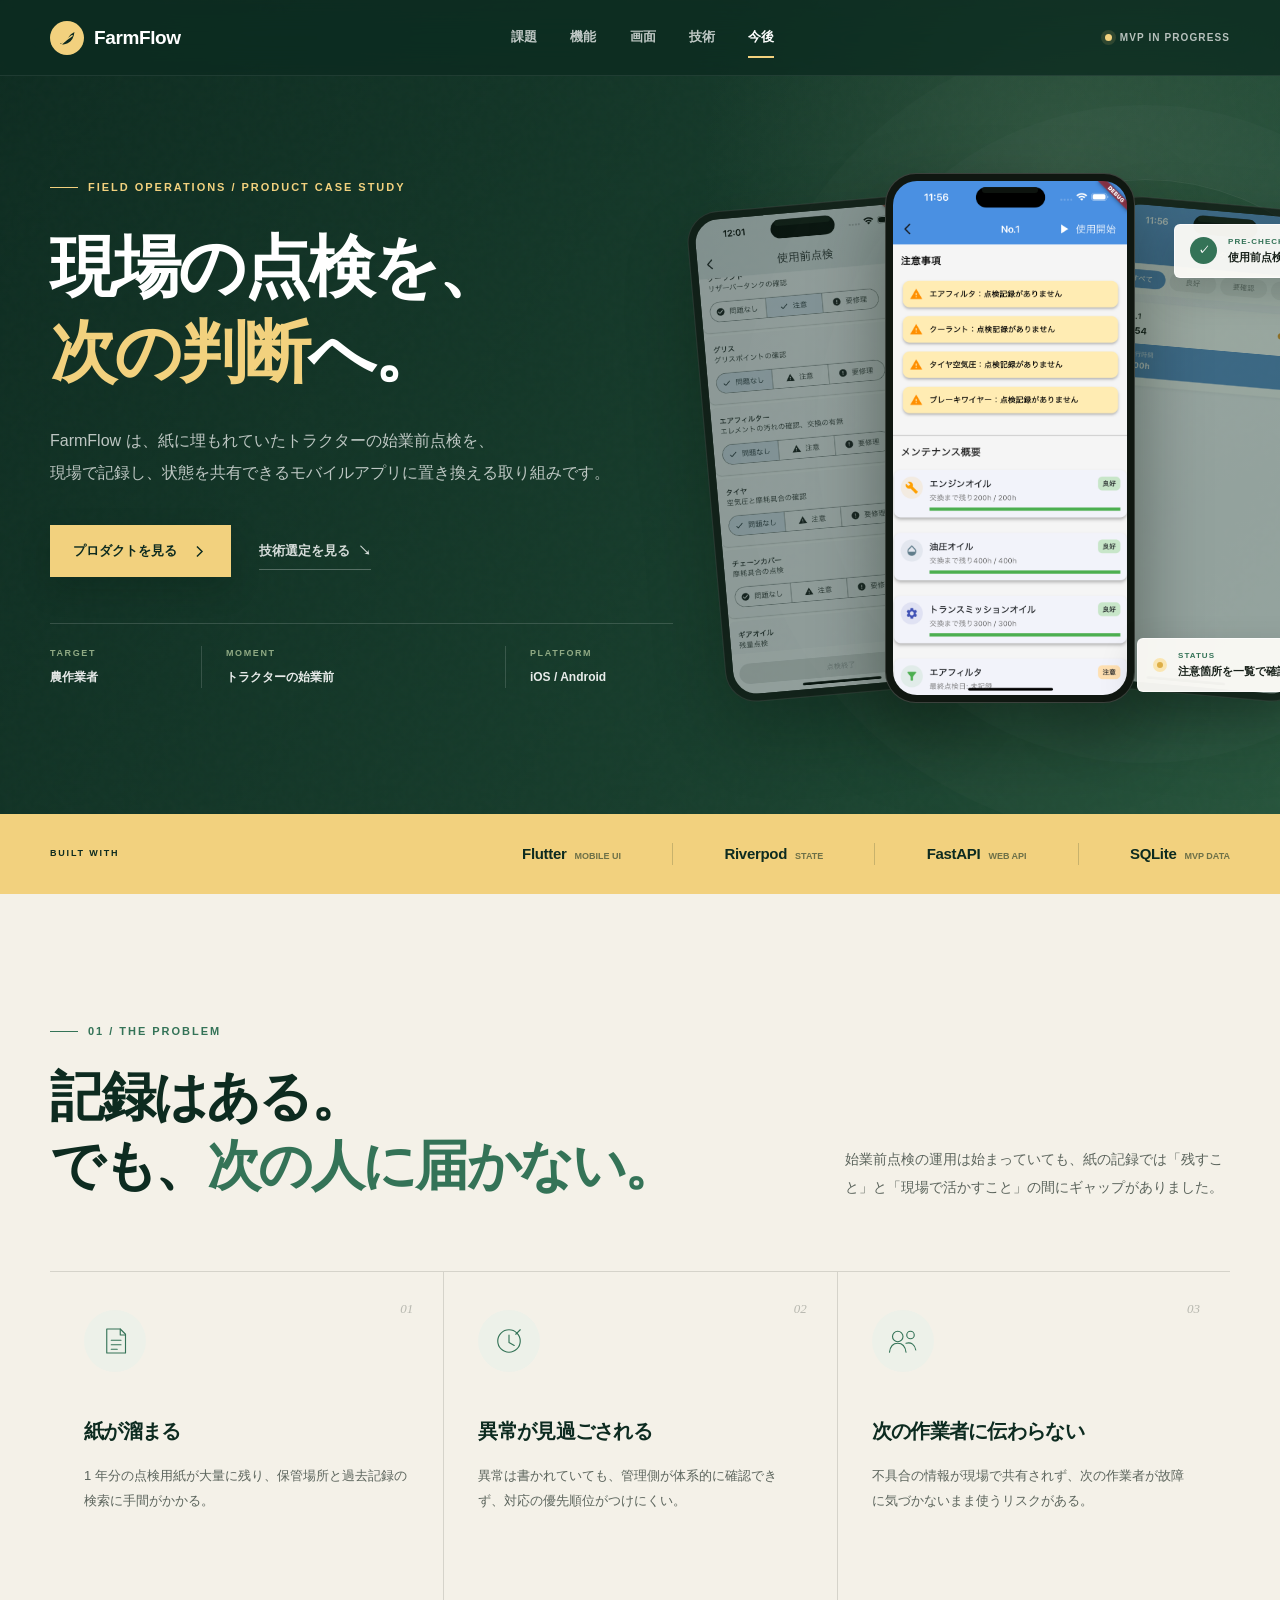
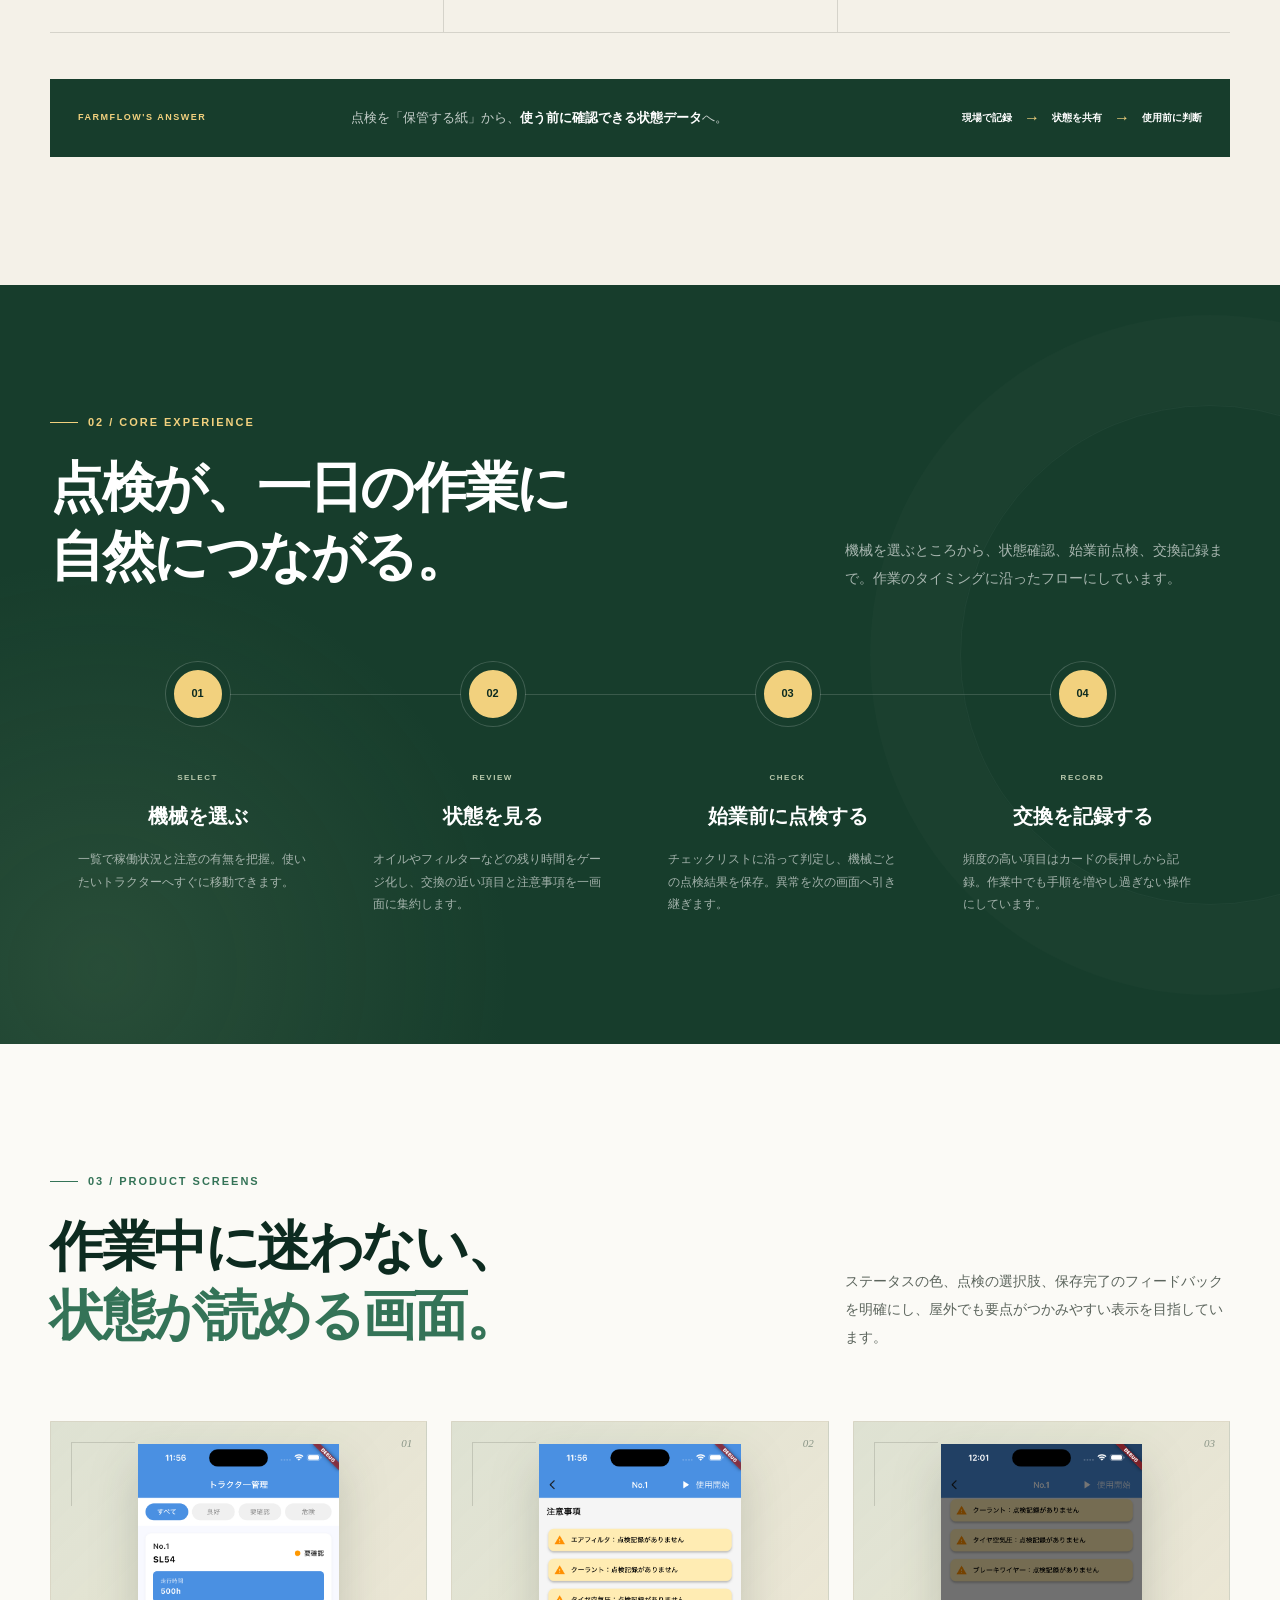
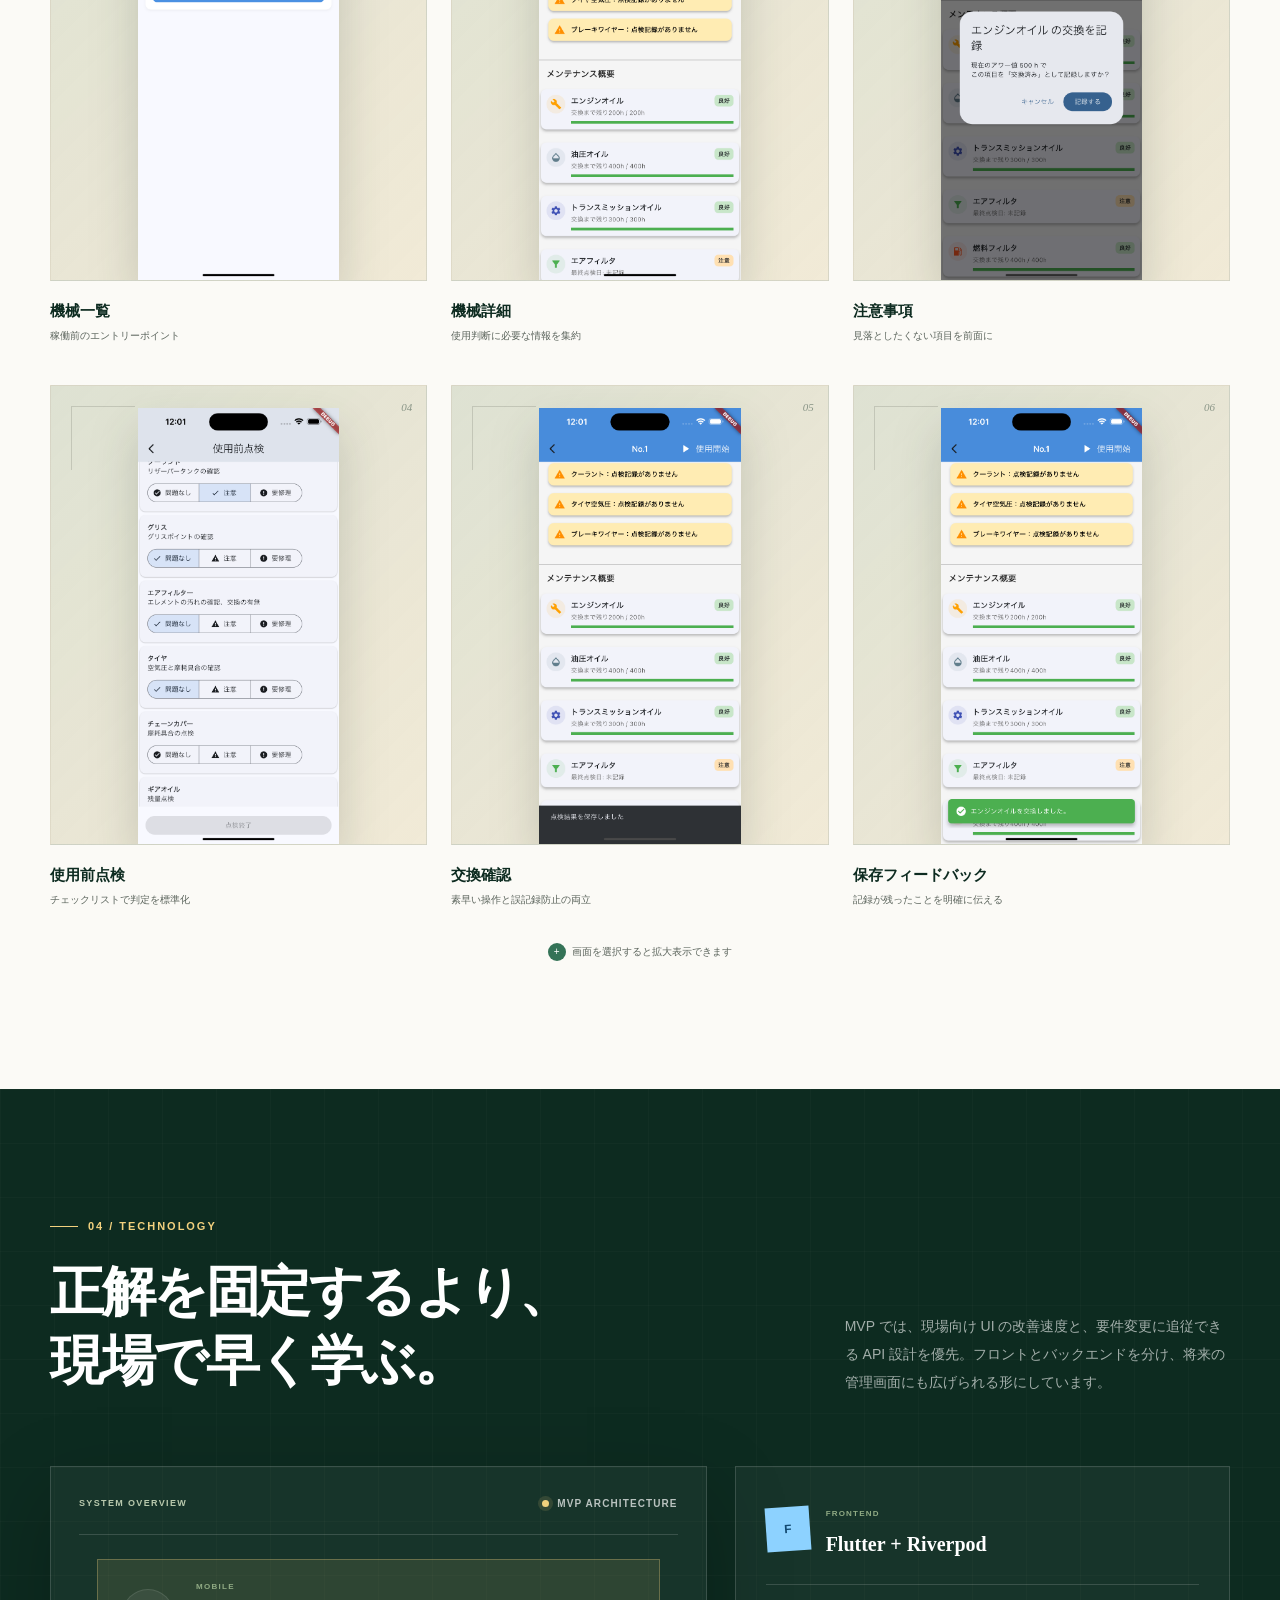
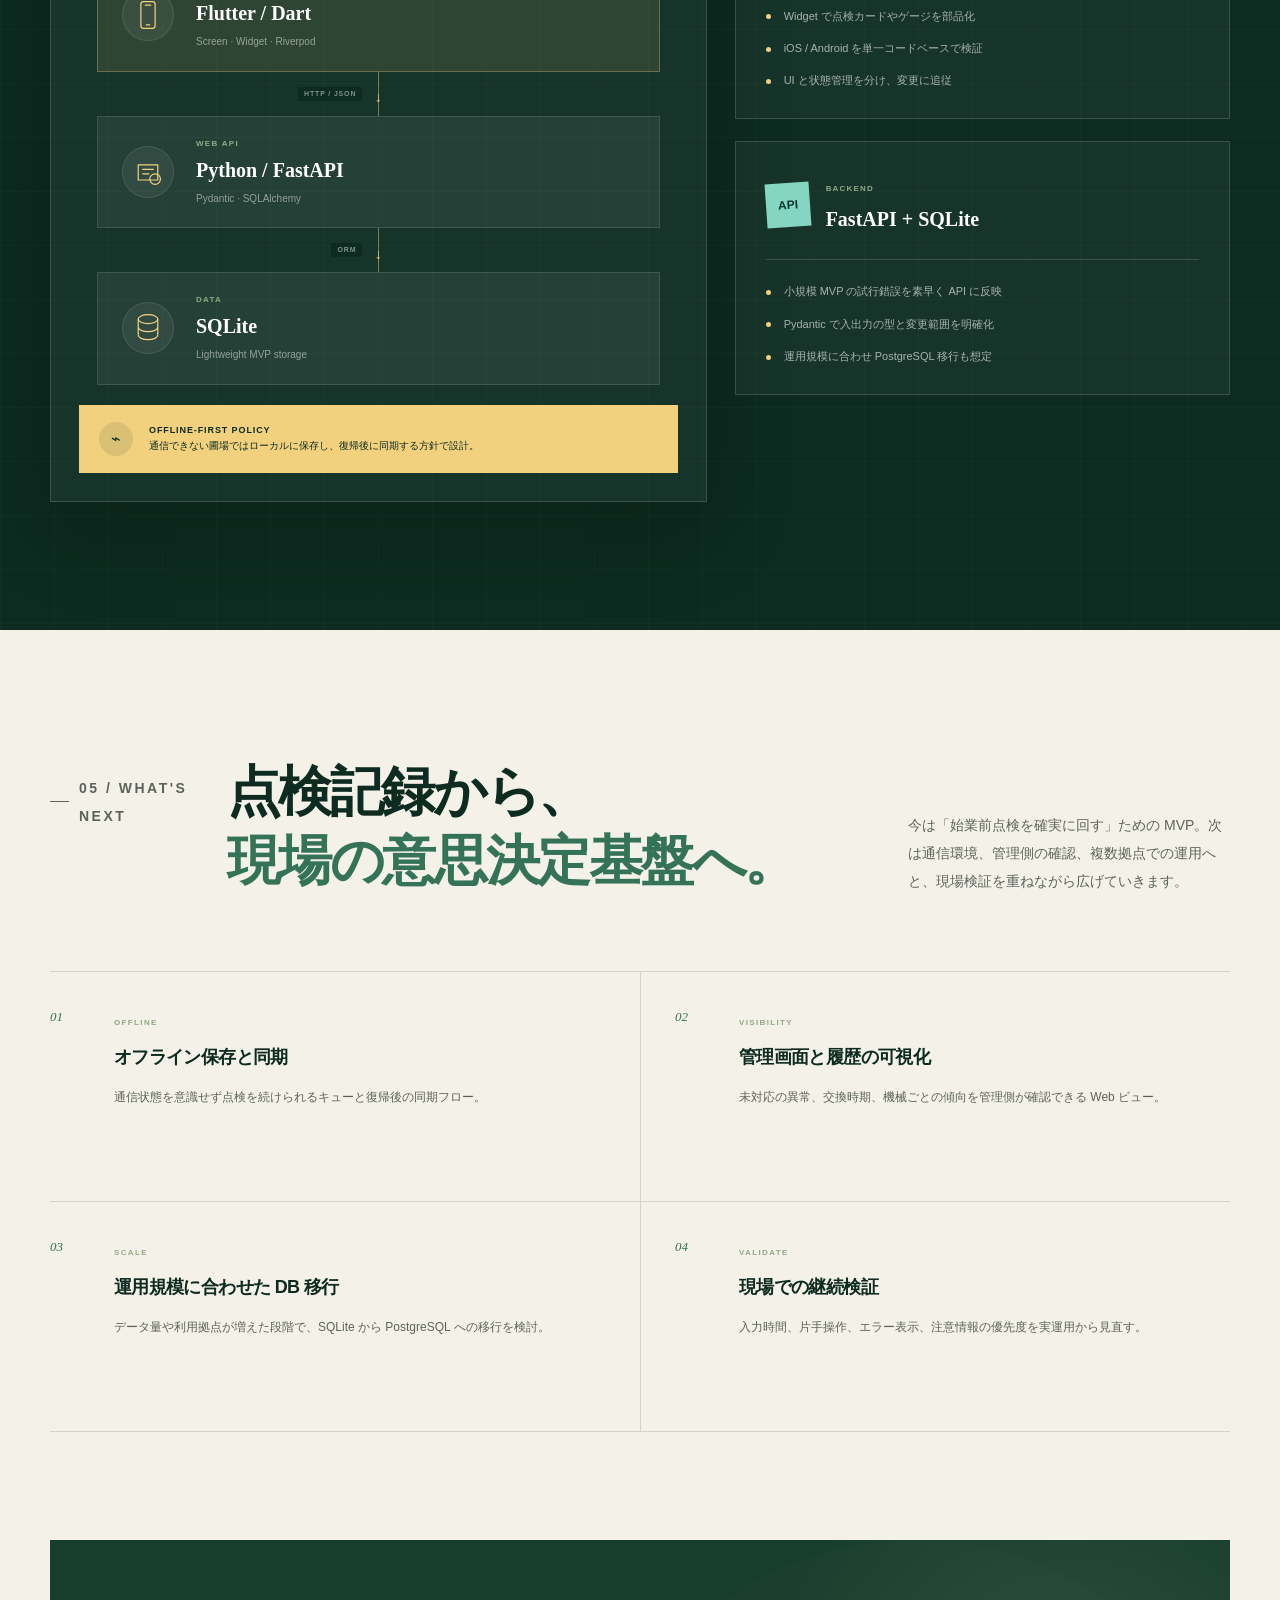
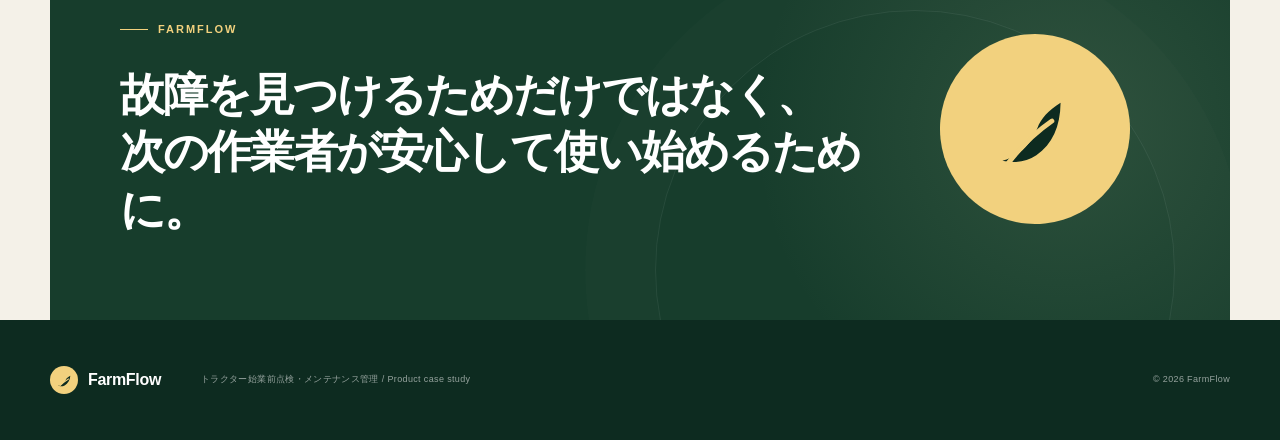
<file: showcase/index.html>
<!doctype html>
<html lang="ja">
  <head>
    <meta charset="UTF-8" />
    <meta name="viewport" content="width=device-width, initial-scale=1" />
    <meta
      name="description"
      content="紙の始業前点検をスマートフォンで記録・共有する、トラクター点検・メンテナンス管理アプリ FarmFlow の紹介ページです。"
    />
    <meta name="robots" content="noindex, nofollow, noarchive" />
    <meta name="theme-color" content="#173d2c" />
    <title>FarmFlow | 現場の点検を、次の判断へ。</title>
    <link rel="icon" href="assets/favicon.svg" type="image/svg+xml" />
    <link rel="stylesheet" href="styles.css?v=20260815.1" />
    <script src="script.js?v=20260815.1" defer></script>
  </head>
  <body>
    <a class="skip-link" href="#main">本文へ移動</a>

    <header class="site-header" data-header>
      <div class="header-inner shell">
        <a class="brand" href="#top" aria-label="FarmFlow ページ先頭へ">
          <span class="brand-mark" aria-hidden="true">
            <svg viewBox="0 0 36 36" role="img">
              <path d="M7 27c5.7-1 10-4.2 12.8-9.6 1.5-3 4.1-5.3 8.2-7.4-.8 7.9-4 13.4-9.8 16.4C14.6 28.3 10.9 28.5 7 27Z" />
              <path d="M9 28c4.9-5.3 9.4-8.9 15.8-12.7" />
            </svg>
          </span>
          <span>FarmFlow</span>
        </a>

        <nav class="site-nav" aria-label="ページ内ナビゲーション">
          <a href="#problem">課題</a>
          <a href="#features">機能</a>
          <a href="#screens">画面</a>
          <a href="#technology">技術</a>
          <a href="#roadmap">今後</a>
        </nav>

        <span class="header-status"><i></i>MVP in progress</span>
      </div>
    </header>

    <main id="main">
      <section class="hero" id="top">
        <div class="hero-grain" aria-hidden="true"></div>
        <div class="hero-inner shell">
          <div class="hero-copy reveal">
            <p class="eyebrow light">FIELD OPERATIONS / PRODUCT CASE STUDY</p>
            <h1>現場の点検を、<br /><em>次の判断</em>へ。</h1>
            <p class="hero-lead">
              FarmFlow は、紙に埋もれていたトラクターの始業前点検を、<br class="desktop-only" />
              現場で記録し、状態を共有できるモバイルアプリに置き換える取り組みです。
            </p>

            <div class="hero-actions">
              <a class="button button-primary" href="#features">
                プロダクトを見る
                <svg viewBox="0 0 20 20" aria-hidden="true"><path d="m7 4 6 6-6 6" /></svg>
              </a>
              <a class="text-link" href="#technology">技術選定を見る <span aria-hidden="true">↘</span></a>
            </div>

            <dl class="hero-facts" aria-label="プロジェクト概要">
              <div>
                <dt>TARGET</dt>
                <dd>農作業者</dd>
              </div>
              <div>
                <dt>MOMENT</dt>
                <dd>トラクターの始業前</dd>
              </div>
              <div>
                <dt>PLATFORM</dt>
                <dd>iOS / Android</dd>
              </div>
            </dl>
          </div>

          <div class="hero-visual reveal" data-delay="120" aria-label="FarmFlow のアプリ画面">
            <div class="field-note field-note-top">
              <span class="field-note-icon">✓</span>
              <span><small>PRE-CHECK</small>使用前点検を保存</span>
            </div>
            <div class="phone phone-back phone-left" aria-hidden="true">
              <span class="phone-speaker"></span>
              <img src="assets/screenshots/precheck.png" alt="" />
            </div>
            <div class="phone phone-main">
              <span class="phone-speaker"></span>
              <img
                src="assets/screenshots/detailscreen.png"
                alt="メンテナンス状況と注意事項を示す FarmFlow の機械詳細画面"
              />
            </div>
            <div class="phone phone-back phone-right" aria-hidden="true">
              <span class="phone-speaker"></span>
              <img src="assets/screenshots/home.png" alt="" />
            </div>
            <div class="field-note field-note-bottom">
              <span class="status-dot warning"></span>
              <span><small>STATUS</small>注意箇所を一覧で確認</span>
            </div>
          </div>
        </div>

        <div class="stack-strip" aria-label="主な技術スタック">
          <div class="shell stack-inner">
            <span class="stack-label">BUILT WITH</span>
            <span class="stack-item"><b>Flutter</b><small>Mobile UI</small></span>
            <span class="stack-divider"></span>
            <span class="stack-item"><b>Riverpod</b><small>State</small></span>
            <span class="stack-divider"></span>
            <span class="stack-item"><b>FastAPI</b><small>Web API</small></span>
            <span class="stack-divider"></span>
            <span class="stack-item"><b>SQLite</b><small>MVP data</small></span>
          </div>
        </div>
      </section>

      <section class="section section-paper" id="problem">
        <div class="shell">
          <div class="section-heading reveal">
            <div>
              <p class="eyebrow">01 / THE PROBLEM</p>
              <h2>記録はある。<br />でも、<em>次の人に届かない。</em></h2>
            </div>
            <p>
              始業前点検の運用は始まっていても、紙の記録では「残すこと」と「現場で活かすこと」の間にギャップがありました。
            </p>
          </div>

          <div class="problem-grid">
            <article class="problem-card reveal">
              <span class="card-number">01</span>
              <div class="line-icon" aria-hidden="true">
                <svg viewBox="0 0 48 48"><path d="M13 8h18l7 7v25H13z" /><path d="M31 8v8h7M19 23h13M19 29h13M19 35h8" /></svg>
              </div>
              <h3>紙が溜まる</h3>
              <p>1 年分の点検用紙が大量に残り、保管場所と過去記録の検索に手間がかかる。</p>
            </article>
            <article class="problem-card reveal" data-delay="80">
              <span class="card-number">02</span>
              <div class="line-icon" aria-hidden="true">
                <svg viewBox="0 0 48 48"><circle cx="24" cy="24" r="15" /><path d="M24 16v10l7 4M39 9l-6 6" /></svg>
              </div>
              <h3>異常が見過ごされる</h3>
              <p>異常は書かれていても、管理側が体系的に確認できず、対応の優先順位がつけにくい。</p>
            </article>
            <article class="problem-card reveal" data-delay="160">
              <span class="card-number">03</span>
              <div class="line-icon" aria-hidden="true">
                <svg viewBox="0 0 48 48"><circle cx="17" cy="18" r="7" /><circle cx="34" cy="16" r="5" /><path d="M6 39c1-8 5-12 11-12s10 4 11 12M28 27c7-2 12 2 13 9" /></svg>
              </div>
              <h3>次の作業者に伝わらない</h3>
              <p>不具合の情報が現場で共有されず、次の作業者が故障に気づかないまま使うリスクがある。</p>
            </article>
          </div>

          <div class="problem-answer reveal">
            <span class="answer-kicker">FarmFlow's answer</span>
            <p>点検を「保管する紙」から、<strong>使う前に確認できる状態データ</strong>へ。</p>
            <div class="answer-flow" aria-label="FarmFlow がつなぐフロー">
              <span>現場で記録</span><i>→</i><span>状態を共有</span><i>→</i><span>使用前に判断</span>
            </div>
          </div>
        </div>
      </section>

      <section class="section section-green" id="features">
        <div class="shell">
          <div class="section-heading heading-on-dark reveal">
            <div>
              <p class="eyebrow light">02 / CORE EXPERIENCE</p>
              <h2>点検が、一日の作業に<br /><em>自然につながる。</em></h2>
            </div>
            <p>
              機械を選ぶところから、状態確認、始業前点検、交換記録まで。作業のタイミングに沿ったフローにしています。
            </p>
          </div>

          <ol class="feature-journey">
            <li class="feature-step reveal">
              <span class="step-number">01</span>
              <div class="step-copy">
                <span class="step-tag">SELECT</span>
                <h3>機械を選ぶ</h3>
                <p>一覧で稼働状況と注意の有無を把握。使いたいトラクターへすぐに移動できます。</p>
              </div>
            </li>
            <li class="feature-step reveal" data-delay="60">
              <span class="step-number">02</span>
              <div class="step-copy">
                <span class="step-tag">REVIEW</span>
                <h3>状態を見る</h3>
                <p>オイルやフィルターなどの残り時間をゲージ化し、交換の近い項目と注意事項を一画面に集約します。</p>
              </div>
            </li>
            <li class="feature-step reveal" data-delay="120">
              <span class="step-number">03</span>
              <div class="step-copy">
                <span class="step-tag">CHECK</span>
                <h3>始業前に点検する</h3>
                <p>チェックリストに沿って判定し、機械ごとの点検結果を保存。異常を次の画面へ引き継ぎます。</p>
              </div>
            </li>
            <li class="feature-step reveal" data-delay="180">
              <span class="step-number">04</span>
              <div class="step-copy">
                <span class="step-tag">RECORD</span>
                <h3>交換を記録する</h3>
                <p>頻度の高い項目はカードの長押しから記録。作業中でも手順を増やし過ぎない操作にしています。</p>
              </div>
            </li>
          </ol>
        </div>
      </section>

      <section class="section section-gallery" id="screens">
        <div class="shell">
          <div class="section-heading reveal">
            <div>
              <p class="eyebrow">03 / PRODUCT SCREENS</p>
              <h2>作業中に迷わない、<br /><em>状態が読める画面。</em></h2>
            </div>
            <p>
              ステータスの色、点検の選択肢、保存完了のフィードバックを明確にし、屋外でも要点がつかみやすい表示を目指しています。
            </p>
          </div>

          <div class="gallery-grid">
            <button class="gallery-card gallery-tall reveal" data-lightbox="assets/screenshots/home.png" data-caption="機械一覧 — 各車両の状態を起点にする">
              <span class="gallery-index">01</span>
              <span class="gallery-frame"><img src="assets/screenshots/home.png" alt="トラクターの機械一覧画面" loading="lazy" /></span>
              <span class="gallery-caption"><b>機械一覧</b><small>稼働前のエントリーポイント</small></span>
            </button>
            <button class="gallery-card reveal" data-delay="60" data-lightbox="assets/screenshots/detailscreen.png" data-caption="機械詳細 — 注意事項とメンテナンス状況">
              <span class="gallery-index">02</span>
              <span class="gallery-frame"><img src="assets/screenshots/detailscreen.png" alt="ステータスとメンテナンスゲージが並ぶ機械詳細画面" loading="lazy" /></span>
              <span class="gallery-caption"><b>機械詳細</b><small>使用判断に必要な情報を集約</small></span>
            </button>
            <button class="gallery-card reveal" data-delay="120" data-lightbox="assets/screenshots/warnings.png" data-caption="注意事項 — 点検結果から要確認項目を表示">
              <span class="gallery-index">03</span>
              <span class="gallery-frame"><img src="assets/screenshots/warnings.png" alt="点検不足などの注意事項カード" loading="lazy" /></span>
              <span class="gallery-caption"><b>注意事項</b><small>見落としたくない項目を前面に</small></span>
            </button>
            <button class="gallery-card gallery-tall reveal" data-lightbox="assets/screenshots/precheck.png" data-caption="使用前点検 — チェックリストに沿って状態を記録">
              <span class="gallery-index">04</span>
              <span class="gallery-frame"><img src="assets/screenshots/precheck.png" alt="使用前点検のチェックリスト画面" loading="lazy" /></span>
              <span class="gallery-caption"><b>使用前点検</b><small>チェックリストで判定を標準化</small></span>
            </button>
            <button class="gallery-card reveal" data-delay="60" data-lightbox="assets/screenshots/exchange_confirm.png" data-caption="交換確認 — 長押し操作に確認を挟んで記録">
              <span class="gallery-index">05</span>
              <span class="gallery-frame"><img src="assets/screenshots/exchange_confirm.png" alt="メンテナンス項目の交換確認ダイアログ" loading="lazy" /></span>
              <span class="gallery-caption"><b>交換確認</b><small>素早い操作と誤記録防止の両立</small></span>
            </button>
            <button class="gallery-card reveal" data-delay="120" data-lightbox="assets/screenshots/saved_snackbar.png" data-caption="保存完了 — 記録されたことをその場でフィードバック">
              <span class="gallery-index">06</span>
              <span class="gallery-frame"><img src="assets/screenshots/saved_snackbar.png" alt="点検結果の保存完了を伝えるスナックバー" loading="lazy" /></span>
              <span class="gallery-caption"><b>保存フィードバック</b><small>記録が残ったことを明確に伝える</small></span>
            </button>
          </div>
          <p class="gallery-hint"><span aria-hidden="true">+</span> 画面を選択すると拡大表示できます</p>
        </div>
      </section>

      <section class="section section-tech" id="technology">
        <div class="shell">
          <div class="section-heading heading-on-dark reveal">
            <div>
              <p class="eyebrow light">04 / TECHNOLOGY</p>
              <h2>正解を固定するより、<br /><em>現場で早く学ぶ。</em></h2>
            </div>
            <p>
              MVP では、現場向け UI の改善速度と、要件変更に追従できる API 設計を優先。フロントとバックエンドを分け、将来の管理画面にも広げられる形にしています。
            </p>
          </div>

          <div class="tech-layout">
            <div class="architecture-card reveal" aria-label="FarmFlow の構成図">
              <div class="architecture-head">
                <span>SYSTEM OVERVIEW</span>
                <span class="live-label"><i></i>MVP architecture</span>
              </div>
              <div class="architecture-flow">
                <div class="arch-node arch-mobile">
                  <span class="arch-icon" aria-hidden="true">
                    <svg viewBox="0 0 36 36"><rect x="10" y="3" width="16" height="30" rx="3" /><path d="M15 7h6M16 29h4" /></svg>
                  </span>
                  <div><small>MOBILE</small><b>Flutter / Dart</b><span>Screen · Widget · Riverpod</span></div>
                </div>
                <div class="arch-connector"><span>HTTP / JSON</span><i>↓</i></div>
                <div class="arch-node">
                  <span class="arch-icon" aria-hidden="true">
                    <svg viewBox="0 0 36 36"><path d="M7 10h22v17H7zM12 15h12M12 20h7" /><circle cx="26" cy="26" r="6" /></svg>
                  </span>
                  <div><small>WEB API</small><b>Python / FastAPI</b><span>Pydantic · SQLAlchemy</span></div>
                </div>
                <div class="arch-connector"><span>ORM</span><i>↓</i></div>
                <div class="arch-node">
                  <span class="arch-icon" aria-hidden="true">
                    <svg viewBox="0 0 36 36"><ellipse cx="18" cy="8" rx="11" ry="5" /><path d="M7 8v18c0 3 5 5 11 5s11-2 11-5V8M7 17c0 3 5 5 11 5s11-2 11-5" /></svg>
                  </span>
                  <div><small>DATA</small><b>SQLite</b><span>Lightweight MVP storage</span></div>
                </div>
              </div>
              <div class="offline-note">
                <span aria-hidden="true">⌁</span>
                <p><b>Offline-first policy</b>通信できない圃場ではローカルに保存し、復帰後に同期する方針で設計。</p>
              </div>
            </div>

            <div class="tech-rationale">
              <article class="tech-card reveal" data-delay="80">
                <div class="tech-card-head"><span class="tech-badge flutter">F</span><div><small>FRONTEND</small><h3>Flutter + Riverpod</h3></div></div>
                <ul>
                  <li>Widget で点検カードやゲージを部品化</li>
                  <li>iOS / Android を単一コードベースで検証</li>
                  <li>UI と状態管理を分け、変更に追従</li>
                </ul>
              </article>
              <article class="tech-card reveal" data-delay="160">
                <div class="tech-card-head"><span class="tech-badge fastapi">API</span><div><small>BACKEND</small><h3>FastAPI + SQLite</h3></div></div>
                <ul>
                  <li>小規模 MVP の試行錯誤を素早く API に反映</li>
                  <li>Pydantic で入出力の型と変更範囲を明確化</li>
                  <li>運用規模に合わせ PostgreSQL 移行も想定</li>
                </ul>
              </article>
            </div>
          </div>
        </div>
      </section>

      <section class="section section-roadmap" id="roadmap">
        <div class="shell">
          <div class="roadmap-intro reveal">
            <p class="eyebrow">05 / WHAT'S NEXT</p>
            <h2>点検記録から、<br /><em>現場の意思決定基盤へ。</em></h2>
            <p>
              今は「始業前点検を確実に回す」ための MVP。次は通信環境、管理側の確認、複数拠点での運用へと、現場検証を重ねながら広げていきます。
            </p>
          </div>

          <div class="roadmap-list">
            <article class="roadmap-item reveal">
              <span>01</span><div><small>OFFLINE</small><h3>オフライン保存と同期</h3><p>通信状態を意識せず点検を続けられるキューと復帰後の同期フロー。</p></div>
            </article>
            <article class="roadmap-item reveal" data-delay="60">
              <span>02</span><div><small>VISIBILITY</small><h3>管理画面と履歴の可視化</h3><p>未対応の異常、交換時期、機械ごとの傾向を管理側が確認できる Web ビュー。</p></div>
            </article>
            <article class="roadmap-item reveal" data-delay="120">
              <span>03</span><div><small>SCALE</small><h3>運用規模に合わせた DB 移行</h3><p>データ量や利用拠点が増えた段階で、SQLite から PostgreSQL への移行を検討。</p></div>
            </article>
            <article class="roadmap-item reveal" data-delay="180">
              <span>04</span><div><small>VALIDATE</small><h3>現場での継続検証</h3><p>入力時間、片手操作、エラー表示、注意情報の優先度を実運用から見直す。</p></div>
            </article>
          </div>

          <div class="closing-card reveal">
            <div>
              <p class="eyebrow light">FARMFLOW</p>
              <h2>故障を見つけるためだけではなく、<br />次の作業者が安心して使い始めるために。</h2>
            </div>
            <span class="closing-mark" aria-hidden="true">
              <svg viewBox="0 0 110 110"><path d="M17 84c18-3 31-13 40-30 5-10 13-17 27-24-3 25-13 42-31 52-11 6-23 6-36 2Z" /><path d="M22 88c15-16 29-28 51-40" /></svg>
            </span>
          </div>
        </div>
      </section>
    </main>

    <footer class="site-footer">
      <div class="shell footer-inner">
        <a class="brand brand-footer" href="#top" aria-label="FarmFlow ページ先頭へ">
          <span class="brand-mark" aria-hidden="true">
            <svg viewBox="0 0 36 36"><path d="M7 27c5.7-1 10-4.2 12.8-9.6 1.5-3 4.1-5.3 8.2-7.4-.8 7.9-4 13.4-9.8 16.4C14.6 28.3 10.9 28.5 7 27Z" /><path d="M9 28c4.9-5.3 9.4-8.9 15.8-12.7" /></svg>
          </span>
          <span>FarmFlow</span>
        </a>
        <p>トラクター始業前点検・メンテナンス管理 / Product case study</p>
        <p>© <span data-year></span> FarmFlow</p>
      </div>
    </footer>

    <dialog class="lightbox" data-lightbox-dialog aria-label="画面キャプチャの拡大表示">
      <button class="lightbox-close" type="button" data-lightbox-close aria-label="拡大表示を閉じる">×</button>
      <figure>
        <img data-lightbox-image src="assets/screenshots/home.png" alt="" />
        <figcaption data-lightbox-caption></figcaption>
      </figure>
    </dialog>
  </body>
</html>
</file>
<file: showcase/styles.css>
:root {
  --forest-950: #0d2b20;
  --forest-900: #123426;
  --forest-800: #173d2c;
  --forest-700: #235840;
  --forest-600: #347357;
  --sage-400: #90aa84;
  --sage-300: #b9c9ad;
  --sage-200: #d8e1d1;
  --sage-100: #edf1e9;
  --paper: #f4f1e8;
  --paper-light: #fbfaf6;
  --ink: #172019;
  --ink-muted: #5b645c;
  --amber: #ddae46;
  --amber-light: #f2d17e;
  --line: rgba(23, 32, 25, 0.14);
  --white-line: rgba(255, 255, 255, 0.15);
  --shadow: 0 24px 70px rgba(17, 38, 27, 0.16);
  --shell: 1180px;
  --header-height: 76px;
}

*,
*::before,
*::after {
  box-sizing: border-box;
}

html {
  overflow-x: hidden;
  scroll-behavior: smooth;
  scroll-padding-top: calc(var(--header-height) + 20px);
}

body {
  margin: 0;
  overflow-x: hidden;
  color: var(--ink);
  background: var(--paper);
  font-family: Inter, ui-sans-serif, -apple-system, BlinkMacSystemFont, "Hiragino Sans", "Yu Gothic UI", "Yu Gothic", Meiryo, sans-serif;
  font-size: 16px;
  font-weight: 500;
  line-height: 1.75;
  text-rendering: optimizeLegibility;
  -webkit-font-smoothing: antialiased;
}

body.lightbox-open {
  overflow: hidden;
}

a {
  color: inherit;
  text-decoration: none;
}

button,
input,
textarea,
select {
  font: inherit;
}

button {
  color: inherit;
}

img,
svg {
  display: block;
  max-width: 100%;
}

::selection {
  color: var(--forest-950);
  background: var(--amber-light);
}

:focus-visible {
  outline: 3px solid var(--amber);
  outline-offset: 4px;
}

.shell {
  width: min(calc(100% - 48px), var(--shell));
  margin-inline: auto;
}

.skip-link {
  position: fixed;
  z-index: 1000;
  top: 12px;
  left: 12px;
  padding: 10px 16px;
  color: white;
  background: var(--forest-950);
  border-radius: 8px;
  transform: translateY(-160%);
  transition: transform 180ms ease;
}

.skip-link:focus {
  transform: translateY(0);
}

.site-header {
  position: fixed;
  z-index: 100;
  inset: 0 0 auto;
  height: var(--header-height);
  color: white;
  border-bottom: 1px solid rgba(255, 255, 255, 0.08);
  background: rgba(13, 43, 32, 0.78);
  backdrop-filter: blur(18px) saturate(125%);
  -webkit-backdrop-filter: blur(18px) saturate(125%);
  transition: background 220ms ease, box-shadow 220ms ease;
}

.site-header.is-scrolled {
  background: rgba(13, 43, 32, 0.95);
  box-shadow: 0 8px 30px rgba(2, 18, 11, 0.16);
}

.header-inner {
  display: flex;
  align-items: center;
  justify-content: space-between;
  height: 100%;
  gap: 30px;
}

.brand {
  display: inline-flex;
  flex: 0 0 auto;
  align-items: center;
  gap: 10px;
  color: white;
  font-size: 19px;
  font-weight: 800;
  letter-spacing: -0.02em;
}

.brand-mark {
  display: grid;
  place-items: center;
  width: 34px;
  height: 34px;
  color: var(--forest-950);
  background: var(--amber-light);
  border-radius: 50%;
}

.brand-mark svg {
  width: 25px;
  height: 25px;
  fill: currentColor;
}

.brand-mark svg path:last-child {
  fill: none;
  stroke: var(--amber-light);
  stroke-linecap: round;
  stroke-width: 1.8;
}

.site-nav {
  display: flex;
  align-items: center;
  justify-content: center;
  gap: clamp(18px, 2.6vw, 34px);
  font-size: 13px;
  font-weight: 700;
}

.site-nav a {
  position: relative;
  color: rgba(255, 255, 255, 0.74);
  transition: color 180ms ease;
}

.site-nav a::after {
  position: absolute;
  right: 0;
  bottom: -9px;
  left: 0;
  height: 2px;
  content: "";
  background: var(--amber-light);
  transform: scaleX(0);
  transition: transform 180ms ease;
}

.site-nav a:hover,
.site-nav a[aria-current="true"] {
  color: white;
}

.site-nav a:hover::after,
.site-nav a[aria-current="true"]::after {
  transform: scaleX(1);
}

.header-status,
.live-label {
  display: inline-flex;
  align-items: center;
  gap: 8px;
  color: rgba(255, 255, 255, 0.7);
  font-size: 10px;
  font-weight: 800;
  letter-spacing: 0.11em;
  text-transform: uppercase;
}

.header-status i,
.live-label i {
  width: 7px;
  height: 7px;
  background: var(--amber-light);
  border-radius: 50%;
  box-shadow: 0 0 0 4px rgba(242, 209, 126, 0.13);
}

.hero {
  position: relative;
  overflow: hidden;
  min-height: 850px;
  padding-top: var(--header-height);
  color: white;
  background:
    radial-gradient(circle at 83% 19%, rgba(125, 158, 118, 0.22), transparent 28%),
    linear-gradient(120deg, var(--forest-950) 0%, var(--forest-800) 62%, #245239 100%);
}

.hero::after {
  position: absolute;
  z-index: 0;
  top: 20%;
  right: -120px;
  width: 510px;
  height: 510px;
  content: "";
  border: 1px solid rgba(255, 255, 255, 0.07);
  border-radius: 50%;
  box-shadow:
    0 0 0 74px rgba(255, 255, 255, 0.018),
    0 0 0 150px rgba(255, 255, 255, 0.014);
}

.hero-grain {
  position: absolute;
  z-index: 0;
  inset: 0;
  pointer-events: none;
  opacity: 0.17;
  background-image: url("data:image/svg+xml,%3Csvg viewBox='0 0 180 180' xmlns='http://www.w3.org/2000/svg'%3E%3Cfilter id='n'%3E%3CfeTurbulence type='fractalNoise' baseFrequency='.75' numOctaves='2' stitchTiles='stitch'/%3E%3C/filter%3E%3Crect width='100%25' height='100%25' filter='url(%23n)' opacity='.13'/%3E%3C/svg%3E");
}

.hero-inner {
  position: relative;
  z-index: 2;
  display: grid;
  grid-template-columns: minmax(0, 1fr) minmax(430px, 0.85fr);
  align-items: center;
  gap: 28px;
  min-height: 694px;
  padding-block: 72px 96px;
}

.hero-copy {
  position: relative;
  z-index: 3;
  max-width: 680px;
}

.eyebrow {
  display: flex;
  align-items: center;
  gap: 10px;
  margin: 0 0 28px;
  color: var(--forest-600);
  font-size: 11px;
  font-weight: 900;
  letter-spacing: 0.18em;
}

.eyebrow::before {
  width: 28px;
  height: 1px;
  content: "";
  background: currentColor;
}

.eyebrow.light {
  color: var(--amber-light);
}

.hero h1,
.section-heading h2,
.roadmap-intro h2,
.closing-card h2 {
  margin: 0;
  font-family: Georgia, "Hiragino Mincho ProN", "Yu Mincho", serif;
  font-weight: 600;
  line-height: 1.28;
  letter-spacing: -0.045em;
}

.hero h1 {
  max-width: 700px;
  font-size: clamp(48px, 5.2vw, 78px);
}

.hero h1 em,
.section-heading h2 em,
.roadmap-intro h2 em {
  color: var(--amber-light);
  font-style: normal;
}

.hero-lead {
  max-width: 640px;
  margin: 30px 0 0;
  color: rgba(255, 255, 255, 0.72);
  font-size: 16px;
  line-height: 2;
}

.hero-actions {
  display: flex;
  align-items: center;
  gap: 28px;
  margin-top: 36px;
}

.button {
  display: inline-flex;
  align-items: center;
  justify-content: center;
  gap: 14px;
  min-height: 52px;
  padding: 0 22px;
  border: 1px solid transparent;
  font-size: 13px;
  font-weight: 800;
  transition: transform 180ms ease, background 180ms ease, box-shadow 180ms ease;
}

.button svg {
  width: 17px;
  fill: none;
  stroke: currentColor;
  stroke-width: 1.7;
}

.button-primary {
  color: var(--forest-950);
  background: var(--amber-light);
  box-shadow: 0 12px 30px rgba(2, 20, 12, 0.18);
}

.button-primary:hover {
  background: #ffe29b;
  box-shadow: 0 16px 36px rgba(2, 20, 12, 0.25);
  transform: translateY(-2px);
}

.text-link {
  position: relative;
  display: inline-flex;
  gap: 8px;
  color: rgba(255, 255, 255, 0.82);
  font-size: 13px;
  font-weight: 800;
}

.text-link::after {
  position: absolute;
  right: 0;
  bottom: -7px;
  left: 0;
  height: 1px;
  content: "";
  background: rgba(255, 255, 255, 0.28);
  transition: background 180ms ease;
}

.text-link:hover::after {
  background: var(--amber-light);
}

.hero-facts {
  display: grid;
  grid-template-columns: 0.72fr 1.45fr 0.8fr;
  max-width: 630px;
  margin: 46px 0 0;
  padding-top: 22px;
  border-top: 1px solid var(--white-line);
}

.hero-facts div {
  padding-right: 20px;
}

.hero-facts div + div {
  padding-left: 24px;
  border-left: 1px solid var(--white-line);
}

.hero-facts dt {
  color: var(--sage-400);
  font-size: 9px;
  font-weight: 900;
  letter-spacing: 0.18em;
}

.hero-facts dd {
  margin: 5px 0 0;
  color: rgba(255, 255, 255, 0.9);
  font-size: 12px;
  font-weight: 700;
}

.hero-visual {
  position: relative;
  z-index: 1;
  min-height: 570px;
  margin-right: -90px;
}

.phone {
  position: absolute;
  overflow: hidden;
  width: 232px;
  height: 492px;
  padding: 7px;
  background: #101711;
  border: 1px solid rgba(255, 255, 255, 0.18);
  border-radius: 31px;
  box-shadow: 0 32px 72px rgba(0, 13, 6, 0.4);
}

.phone img {
  width: 100%;
  height: 100%;
  object-fit: cover;
  object-position: top;
  border-radius: 24px;
}

.phone-speaker {
  position: absolute;
  z-index: 2;
  top: 13px;
  left: 50%;
  width: 56px;
  height: 6px;
  background: rgba(16, 23, 17, 0.86);
  border-radius: 999px;
  transform: translateX(-50%);
}

.phone-main {
  z-index: 3;
  top: 25px;
  left: 50%;
  width: 250px;
  height: 530px;
  transform: translateX(-50%);
}

.phone-back {
  z-index: 1;
  top: 55px;
  opacity: 0.65;
  filter: saturate(0.78) brightness(0.84);
}

.phone-left {
  left: 5px;
  transform: rotate(-5deg);
}

.phone-right {
  right: -2px;
  transform: rotate(5deg);
}

.field-note {
  position: absolute;
  z-index: 4;
  display: flex;
  align-items: center;
  gap: 11px;
  padding: 12px 15px;
  color: var(--ink);
  background: rgba(251, 250, 246, 0.96);
  border: 1px solid rgba(255, 255, 255, 0.65);
  border-radius: 6px;
  box-shadow: 0 15px 38px rgba(0, 20, 10, 0.2);
  font-size: 11px;
  font-weight: 800;
  line-height: 1.35;
}

.field-note small {
  display: block;
  margin-bottom: 2px;
  color: var(--forest-600);
  font-size: 8px;
  letter-spacing: 0.13em;
}

.field-note-icon {
  display: grid;
  flex: 0 0 auto;
  place-items: center;
  width: 27px;
  height: 27px;
  color: white;
  background: var(--forest-600);
  border-radius: 50%;
}

.status-dot {
  display: block;
  width: 14px;
  height: 14px;
  border: 4px solid #fae6b3;
  border-radius: 50%;
}

.status-dot.warning {
  background: var(--amber);
}

.field-note-top {
  top: 76px;
  right: -12px;
}

.field-note-bottom {
  right: 16px;
  bottom: 26px;
}

.stack-strip {
  position: relative;
  z-index: 3;
  min-height: 80px;
  color: var(--forest-950);
  background: var(--amber-light);
}

.stack-inner {
  display: flex;
  align-items: center;
  min-height: 80px;
  gap: clamp(20px, 4vw, 52px);
}

.stack-label {
  flex: 1 1 auto;
  font-size: 9px;
  font-weight: 900;
  letter-spacing: 0.2em;
}

.stack-item {
  display: flex;
  align-items: baseline;
  gap: 8px;
}

.stack-item b {
  font-size: 15px;
  letter-spacing: -0.02em;
}

.stack-item small {
  color: rgba(13, 43, 32, 0.58);
  font-size: 9px;
  font-weight: 700;
  text-transform: uppercase;
}

.stack-divider {
  width: 1px;
  height: 22px;
  background: rgba(13, 43, 32, 0.18);
}

.section {
  position: relative;
  padding-block: 128px;
}

.section-paper {
  background: var(--paper);
}

.section-heading {
  display: grid;
  grid-template-columns: minmax(0, 1.15fr) minmax(300px, 0.64fr);
  align-items: end;
  gap: clamp(40px, 8vw, 110px);
  margin-bottom: 70px;
}

.section-heading .eyebrow {
  margin-bottom: 22px;
}

.section-heading h2,
.roadmap-intro h2 {
  color: var(--forest-950);
  font-size: clamp(36px, 4.2vw, 57px);
}

.section-heading h2 em,
.roadmap-intro h2 em {
  color: var(--forest-600);
}

.section-heading > p,
.roadmap-intro > p {
  margin: 0;
  color: var(--ink-muted);
  font-size: 14px;
  line-height: 2;
}

.problem-grid {
  display: grid;
  grid-template-columns: repeat(3, 1fr);
  border-top: 1px solid var(--line);
  border-bottom: 1px solid var(--line);
}

.problem-card {
  position: relative;
  min-height: 360px;
  padding: 38px 34px 44px;
}

.problem-card + .problem-card {
  border-left: 1px solid var(--line);
}

.card-number {
  position: absolute;
  top: 26px;
  right: 30px;
  color: rgba(23, 32, 25, 0.27);
  font-family: Georgia, serif;
  font-size: 13px;
  font-style: italic;
}

.line-icon {
  display: grid;
  place-items: center;
  width: 62px;
  height: 62px;
  margin-bottom: 42px;
  color: var(--forest-600);
  background: var(--sage-100);
  border-radius: 50%;
}

.line-icon svg {
  width: 36px;
  fill: none;
  stroke: currentColor;
  stroke-linecap: round;
  stroke-linejoin: round;
  stroke-width: 1.5;
}

.problem-card h3 {
  margin: 0 0 14px;
  color: var(--forest-950);
  font-size: 20px;
  letter-spacing: -0.035em;
}

.problem-card p {
  margin: 0;
  color: var(--ink-muted);
  font-size: 13px;
  line-height: 1.95;
}

.problem-answer {
  display: grid;
  grid-template-columns: 0.65fr 1.2fr 1fr;
  align-items: center;
  gap: 30px;
  margin-top: 46px;
  padding: 25px 28px;
  color: white;
  background: var(--forest-800);
}

.answer-kicker {
  color: var(--amber-light);
  font-size: 9px;
  font-weight: 900;
  letter-spacing: 0.17em;
  text-transform: uppercase;
}

.problem-answer p {
  margin: 0;
  color: rgba(255, 255, 255, 0.75);
  font-size: 13px;
  line-height: 1.8;
}

.problem-answer strong {
  color: white;
}

.answer-flow {
  display: flex;
  align-items: center;
  justify-content: flex-end;
  gap: 12px;
  white-space: nowrap;
}

.answer-flow span {
  font-size: 10px;
  font-weight: 800;
}

.answer-flow i {
  color: var(--amber-light);
  font-style: normal;
}

.section-green {
  overflow: hidden;
  color: white;
  background:
    radial-gradient(circle at 8% 90%, rgba(130, 161, 119, 0.16), transparent 30%),
    var(--forest-800);
}

.section-green::after {
  position: absolute;
  top: 120px;
  right: -180px;
  width: 500px;
  height: 500px;
  content: "";
  border: 1px solid rgba(255, 255, 255, 0.04);
  border-radius: 50%;
  box-shadow: 0 0 0 90px rgba(255, 255, 255, 0.015);
}

.heading-on-dark {
  position: relative;
  z-index: 1;
}

.heading-on-dark h2,
.heading-on-dark h2 em {
  color: white;
}

.heading-on-dark > p {
  color: rgba(255, 255, 255, 0.62);
}

.feature-journey {
  position: relative;
  z-index: 1;
  display: grid;
  grid-template-columns: repeat(4, 1fr);
  margin: 0;
  padding: 0;
  list-style: none;
  counter-reset: journey;
}

.feature-journey::before {
  position: absolute;
  z-index: -1;
  top: 32px;
  right: 12.5%;
  left: 12.5%;
  height: 1px;
  content: "";
  background: var(--white-line);
}

.feature-step {
  padding-inline: 28px;
  text-align: center;
}

.step-number {
  display: grid;
  place-items: center;
  width: 64px;
  height: 64px;
  margin: 0 auto 35px;
  color: var(--forest-950);
  background: var(--amber-light);
  border: 8px solid var(--forest-800);
  border-radius: 50%;
  box-shadow: 0 0 0 1px rgba(255, 255, 255, 0.18);
  font-size: 11px;
  font-weight: 900;
}

.step-tag {
  color: var(--sage-300);
  font-size: 8px;
  font-weight: 900;
  letter-spacing: 0.19em;
}

.feature-step h3 {
  margin: 10px 0 14px;
  font-family: Georgia, "Hiragino Mincho ProN", "Yu Mincho", serif;
  font-size: 20px;
  font-weight: 600;
}

.feature-step p {
  margin: 0;
  color: rgba(255, 255, 255, 0.6);
  font-size: 12px;
  line-height: 1.9;
  text-align: left;
}

.section-gallery {
  background: var(--paper-light);
}

.gallery-grid {
  display: grid;
  grid-template-columns: repeat(3, 1fr);
  gap: 40px 24px;
}

.gallery-card {
  position: relative;
  min-width: 0;
  padding: 0;
  text-align: left;
  background: transparent;
  border: 0;
  cursor: zoom-in;
}

.gallery-frame {
  position: relative;
  display: block;
  overflow: hidden;
  aspect-ratio: 0.82;
  padding: 22px 28px 0;
  background:
    linear-gradient(135deg, rgba(144, 170, 132, 0.22), rgba(221, 174, 70, 0.11)),
    var(--paper);
  border: 1px solid rgba(23, 32, 25, 0.08);
  transition: transform 240ms ease, box-shadow 240ms ease;
}

.gallery-frame::before {
  position: absolute;
  top: 20px;
  left: 20px;
  width: 64px;
  height: 64px;
  content: "";
  border-top: 1px solid rgba(23, 32, 25, 0.14);
  border-left: 1px solid rgba(23, 32, 25, 0.14);
}

.gallery-frame img {
  width: 100%;
  height: 100%;
  object-fit: contain;
  object-position: bottom;
  filter: drop-shadow(0 22px 24px rgba(20, 40, 28, 0.18));
  transition: transform 320ms cubic-bezier(0.2, 0.7, 0.2, 1);
}

.gallery-card:hover .gallery-frame {
  box-shadow: var(--shadow);
  transform: translateY(-4px);
}

.gallery-card:hover .gallery-frame img {
  transform: scale(1.025);
}

.gallery-index {
  position: absolute;
  z-index: 2;
  top: 13px;
  right: 15px;
  color: rgba(13, 43, 32, 0.43);
  font-family: Georgia, serif;
  font-size: 11px;
  font-style: italic;
}

.gallery-caption {
  display: block;
  margin-top: 17px;
}

.gallery-caption b,
.gallery-caption small {
  display: block;
}

.gallery-caption b {
  color: var(--forest-950);
  font-size: 15px;
}

.gallery-caption small {
  margin-top: 3px;
  color: var(--ink-muted);
  font-size: 10px;
}

.gallery-hint {
  margin: 34px 0 0;
  color: var(--ink-muted);
  font-size: 10px;
  text-align: center;
}

.gallery-hint span {
  display: inline-grid;
  place-items: center;
  width: 18px;
  height: 18px;
  margin-right: 4px;
  color: white;
  background: var(--forest-600);
  border-radius: 50%;
}

.section-tech {
  overflow: hidden;
  color: white;
  background:
    linear-gradient(rgba(255, 255, 255, 0.018) 1px, transparent 1px),
    linear-gradient(90deg, rgba(255, 255, 255, 0.018) 1px, transparent 1px),
    var(--forest-950);
  background-size: 54px 54px;
}

.tech-layout {
  display: grid;
  grid-template-columns: minmax(0, 1.14fr) minmax(330px, 0.86fr);
  align-items: start;
  gap: 28px;
}

.architecture-card {
  padding: 28px;
  background: rgba(255, 255, 255, 0.045);
  border: 1px solid var(--white-line);
  box-shadow: 0 28px 80px rgba(0, 10, 4, 0.22);
}

.architecture-head {
  display: flex;
  align-items: center;
  justify-content: space-between;
  padding-bottom: 22px;
  border-bottom: 1px solid var(--white-line);
  color: var(--sage-300);
  font-size: 9px;
  font-weight: 900;
  letter-spacing: 0.15em;
}

.architecture-flow {
  display: grid;
  gap: 0;
  padding: 24px 18px 20px;
}

.arch-node {
  display: flex;
  align-items: center;
  gap: 22px;
  min-height: 98px;
  padding: 20px 24px;
  background: rgba(255, 255, 255, 0.06);
  border: 1px solid rgba(255, 255, 255, 0.12);
}

.arch-node.arch-mobile {
  background: rgba(242, 209, 126, 0.1);
  border-color: rgba(242, 209, 126, 0.3);
}

.arch-icon {
  display: grid;
  flex: 0 0 auto;
  place-items: center;
  width: 52px;
  height: 52px;
  color: var(--amber-light);
  background: rgba(255, 255, 255, 0.06);
  border: 1px solid rgba(255, 255, 255, 0.1);
  border-radius: 50%;
}

.arch-icon svg {
  width: 32px;
  fill: none;
  stroke: currentColor;
  stroke-linecap: round;
  stroke-linejoin: round;
  stroke-width: 1.35;
}

.arch-node div {
  display: flex;
  flex-direction: column;
  min-width: 0;
}

.arch-node small {
  color: var(--sage-400);
  font-size: 8px;
  font-weight: 900;
  letter-spacing: 0.16em;
}

.arch-node b {
  margin-top: 2px;
  font-family: Georgia, serif;
  font-size: 20px;
  font-weight: 600;
}

.arch-node span:not(.arch-icon) {
  margin-top: 2px;
  color: rgba(255, 255, 255, 0.5);
  font-size: 10px;
}

.arch-connector {
  position: relative;
  display: flex;
  align-items: center;
  justify-content: center;
  height: 44px;
}

.arch-connector::before {
  position: absolute;
  top: 0;
  bottom: 0;
  left: 50%;
  width: 1px;
  content: "";
  background: rgba(242, 209, 126, 0.45);
}

.arch-connector span {
  position: absolute;
  right: calc(50% + 16px);
  padding: 1px 6px;
  color: rgba(255, 255, 255, 0.48);
  background: var(--forest-950);
  font-size: 7px;
  font-weight: 900;
  letter-spacing: 0.12em;
}

.arch-connector i {
  position: relative;
  top: 4px;
  color: var(--amber-light);
  font-size: 14px;
  font-style: normal;
}

.offline-note {
  display: flex;
  align-items: center;
  gap: 16px;
  padding: 17px 20px;
  color: var(--forest-950);
  background: var(--amber-light);
}

.offline-note > span {
  display: grid;
  flex: 0 0 auto;
  place-items: center;
  width: 34px;
  height: 34px;
  background: rgba(13, 43, 32, 0.1);
  border-radius: 50%;
}

.offline-note p {
  margin: 0;
  font-size: 10px;
  line-height: 1.65;
}

.offline-note b {
  display: block;
  font-size: 9px;
  letter-spacing: 0.1em;
  text-transform: uppercase;
}

.tech-rationale {
  display: grid;
  gap: 22px;
}

.tech-card {
  padding: 30px 30px 28px;
  background: rgba(255, 255, 255, 0.045);
  border: 1px solid var(--white-line);
}

.tech-card-head {
  display: flex;
  align-items: center;
  gap: 16px;
  padding-bottom: 22px;
  border-bottom: 1px solid var(--white-line);
}

.tech-badge {
  display: grid;
  flex: 0 0 auto;
  place-items: center;
  width: 44px;
  height: 44px;
  font-size: 12px;
  font-weight: 900;
  transform: rotate(-4deg);
}

.tech-badge.flutter {
  color: #134a72;
  background: #8dd2ff;
}

.tech-badge.fastapi {
  color: #06362f;
  background: #84d6c3;
}

.tech-card-head small {
  color: var(--sage-400);
  font-size: 8px;
  font-weight: 900;
  letter-spacing: 0.15em;
}

.tech-card h3 {
  margin: 2px 0 0;
  font-family: Georgia, serif;
  font-size: 20px;
  font-weight: 600;
}

.tech-card ul {
  display: grid;
  gap: 13px;
  margin: 22px 0 0;
  padding: 0;
  list-style: none;
}

.tech-card li {
  position: relative;
  padding-left: 18px;
  color: rgba(255, 255, 255, 0.62);
  font-size: 11px;
  line-height: 1.75;
}

.tech-card li::before {
  position: absolute;
  top: 0.7em;
  left: 0;
  width: 5px;
  height: 5px;
  content: "";
  background: var(--amber-light);
  border-radius: 50%;
}

.section-roadmap {
  padding-bottom: 0;
  background: var(--paper);
}

.roadmap-intro {
  display: grid;
  grid-template-columns: 0.28fr minmax(0, 1.3fr) minmax(300px, 0.65fr);
  align-items: end;
  gap: 38px;
  margin-bottom: 76px;
}

.roadmap-intro .eyebrow {
  align-self: start;
  margin-top: 16px;
}

.roadmap-list {
  display: grid;
  grid-template-columns: repeat(2, 1fr);
  border-top: 1px solid var(--line);
}

.roadmap-item {
  display: grid;
  grid-template-columns: 50px 1fr;
  gap: 14px;
  min-height: 230px;
  padding: 34px 34px 36px 0;
  border-bottom: 1px solid var(--line);
}

.roadmap-item:nth-child(even) {
  padding-left: 34px;
  border-left: 1px solid var(--line);
}

.roadmap-item > span {
  color: var(--forest-600);
  font-family: Georgia, serif;
  font-size: 13px;
  font-style: italic;
}

.roadmap-item small {
  color: var(--sage-400);
  font-size: 8px;
  font-weight: 900;
  letter-spacing: 0.17em;
}

.roadmap-item h3 {
  margin: 8px 0 12px;
  color: var(--forest-950);
  font-size: 18px;
  letter-spacing: -0.035em;
}

.roadmap-item p {
  max-width: 440px;
  margin: 0;
  color: var(--ink-muted);
  font-size: 12px;
  line-height: 1.9;
}

.closing-card {
  position: relative;
  display: grid;
  grid-template-columns: 1fr 220px;
  align-items: center;
  gap: 40px;
  min-height: 380px;
  margin-top: 108px;
  padding: 70px 70px 72px;
  overflow: hidden;
  color: white;
  background:
    radial-gradient(circle at 86% 50%, rgba(144, 170, 132, 0.18), transparent 30%),
    var(--forest-800);
}

.closing-card::before {
  position: absolute;
  right: 55px;
  bottom: -210px;
  width: 520px;
  height: 520px;
  content: "";
  border: 1px solid rgba(255, 255, 255, 0.07);
  border-radius: 50%;
  box-shadow: 0 0 0 70px rgba(255, 255, 255, 0.012);
}

.closing-card > div,
.closing-mark {
  position: relative;
  z-index: 1;
}

.closing-card h2 {
  font-size: clamp(30px, 3.5vw, 48px);
}

.closing-mark {
  display: grid;
  place-items: center;
  width: 190px;
  height: 190px;
  color: var(--forest-950);
  background: var(--amber-light);
  border-radius: 50%;
  transform: rotate(-6deg);
}

.closing-mark svg {
  width: 105px;
  fill: currentColor;
}

.closing-mark path:last-child {
  fill: none;
  stroke: var(--amber-light);
  stroke-linecap: round;
  stroke-width: 5;
}

.site-footer {
  padding-block: 46px;
  color: rgba(255, 255, 255, 0.56);
  background: var(--forest-950);
}

.footer-inner {
  display: grid;
  grid-template-columns: auto 1fr auto;
  align-items: center;
  gap: 40px;
}

.brand-footer {
  font-size: 16px;
}

.brand-footer .brand-mark {
  width: 28px;
  height: 28px;
}

.brand-footer .brand-mark svg {
  width: 21px;
}

.site-footer p {
  margin: 0;
  font-size: 9px;
  letter-spacing: 0.04em;
}

.site-footer p:last-child {
  text-align: right;
}

.lightbox {
  width: min(92vw, 760px);
  max-width: none;
  max-height: 92vh;
  padding: 0;
  overflow: visible;
  color: white;
  background: transparent;
  border: 0;
}

.lightbox::backdrop {
  background: rgba(5, 18, 11, 0.9);
  backdrop-filter: blur(12px);
}

.lightbox figure {
  display: grid;
  place-items: center;
  margin: 0;
}

.lightbox img {
  width: auto;
  max-width: 100%;
  max-height: 82vh;
  object-fit: contain;
  box-shadow: 0 28px 100px rgba(0, 0, 0, 0.55);
}

.lightbox figcaption {
  margin-top: 14px;
  color: rgba(255, 255, 255, 0.74);
  font-size: 12px;
  text-align: center;
}

.lightbox-close {
  position: absolute;
  z-index: 2;
  top: -44px;
  right: 0;
  display: grid;
  place-items: center;
  width: 36px;
  height: 36px;
  padding: 0;
  color: white;
  background: rgba(255, 255, 255, 0.1);
  border: 1px solid rgba(255, 255, 255, 0.24);
  border-radius: 50%;
  cursor: pointer;
}

.reveal {
  opacity: 0;
  transform: translateY(24px);
  transition: opacity 700ms cubic-bezier(0.2, 0.65, 0.2, 1), transform 700ms cubic-bezier(0.2, 0.65, 0.2, 1);
  transition-delay: var(--reveal-delay, 0ms);
}

.reveal.is-visible {
  opacity: 1;
  transform: translateY(0);
}

@media (max-width: 1080px) {
  .hero-inner {
    grid-template-columns: minmax(0, 1.1fr) minmax(370px, 0.8fr);
  }

  .hero-visual {
    margin-right: -60px;
  }

  .phone-back {
    width: 210px;
  }

  .phone-left {
    left: -20px;
  }

  .phone-right {
    right: -20px;
  }

  .field-note-top {
    right: -20px;
  }

  .feature-step {
    padding-inline: 18px;
  }

  .problem-answer {
    grid-template-columns: 0.48fr 1.2fr;
  }

  .answer-flow {
    grid-column: 1 / -1;
    justify-content: flex-start;
    padding-top: 18px;
    border-top: 1px solid var(--white-line);
  }
}

@media (max-width: 900px) {
  :root {
    --header-height: 68px;
  }

  .header-status {
    display: none;
  }

  .site-nav {
    margin-left: auto;
  }

  .hero {
    min-height: 0;
  }

  .hero-inner {
    grid-template-columns: 1fr;
    gap: 54px;
    padding-block: 76px 90px;
  }

  .hero-copy {
    max-width: 720px;
  }

  .hero-visual {
    width: min(100%, 580px);
    min-height: 560px;
    margin: 0 auto;
  }

  .phone-left {
    left: 4%;
  }

  .phone-right {
    right: 4%;
  }

  .field-note-top {
    right: 4%;
  }

  .field-note-bottom {
    right: 8%;
  }

  .stack-inner {
    flex-wrap: wrap;
    justify-content: center;
    padding-block: 20px;
  }

  .stack-label {
    flex: 0 0 100%;
    text-align: center;
  }

  .section-heading,
  .roadmap-intro {
    grid-template-columns: 1fr;
    gap: 28px;
  }

  .section-heading > p,
  .roadmap-intro > p {
    max-width: 680px;
  }

  .problem-grid {
    grid-template-columns: 1fr;
  }

  .problem-card {
    display: grid;
    grid-template-columns: 80px 1fr;
    align-items: center;
    gap: 0 22px;
    min-height: 0;
    padding: 32px;
  }

  .problem-card + .problem-card {
    border-top: 1px solid var(--line);
    border-left: 0;
  }

  .line-icon {
    grid-row: 1 / 3;
    margin: 0;
  }

  .problem-card h3 {
    align-self: end;
  }

  .problem-card p {
    align-self: start;
  }

  .feature-journey {
    grid-template-columns: repeat(2, 1fr);
    gap: 58px 0;
  }

  .feature-journey::before {
    display: none;
  }

  .gallery-grid {
    grid-template-columns: repeat(2, 1fr);
  }

  .tech-layout {
    grid-template-columns: 1fr;
  }

  .tech-rationale {
    grid-template-columns: repeat(2, 1fr);
  }

  .closing-card {
    grid-template-columns: 1fr 150px;
    padding-inline: 52px;
  }

  .closing-mark {
    width: 150px;
    height: 150px;
  }
}

@media (max-width: 680px) {
  :root {
    --header-height: 62px;
  }

  .shell {
    width: min(calc(100% - 32px), var(--shell));
  }

  .site-header {
    height: auto;
  }

  .header-inner {
    flex-wrap: wrap;
    gap: 0;
    min-height: var(--header-height);
  }

  .brand {
    font-size: 17px;
  }

  .brand-mark {
    width: 31px;
    height: 31px;
  }

  .site-nav {
    order: 2;
    width: calc(100% + 32px);
    margin: 0 -16px;
    padding: 0 16px 11px;
    overflow-x: auto;
    justify-content: flex-start;
    gap: 24px;
    scrollbar-width: none;
  }

  .site-nav::-webkit-scrollbar {
    display: none;
  }

  .site-nav a {
    flex: 0 0 auto;
    font-size: 11px;
  }

  .site-nav a::after {
    bottom: -5px;
  }

  .hero {
    padding-top: 94px;
  }

  .hero::after {
    width: 330px;
    height: 330px;
  }

  .hero-inner {
    gap: 48px;
    padding-block: 62px 72px;
  }

  .hero h1 {
    font-size: clamp(43px, 13vw, 60px);
    line-height: 1.24;
  }

  .hero-lead {
    font-size: 14px;
    line-height: 1.9;
  }

  .desktop-only {
    display: none;
  }

  .hero-actions {
    align-items: flex-start;
    flex-direction: column;
    gap: 24px;
  }

  .hero-facts {
    grid-template-columns: 1fr;
    gap: 16px;
  }

  .hero-facts div {
    padding: 0 0 16px;
  }

  .hero-facts div + div {
    padding: 0 0 16px;
    border-top: 1px solid var(--white-line);
    border-left: 0;
    padding-top: 16px;
  }

  .hero-visual {
    min-height: 490px;
  }

  .phone-main {
    width: 220px;
    height: 465px;
  }

  .phone-back {
    top: 46px;
    width: 180px;
    height: 390px;
    opacity: 0.4;
  }

  .phone-left {
    left: -4%;
  }

  .phone-right {
    right: -4%;
  }

  .field-note {
    padding: 10px 12px;
    font-size: 9px;
  }

  .field-note-top {
    top: 62px;
    right: -4px;
  }

  .field-note-bottom {
    right: 0;
    bottom: 8px;
  }

  .stack-inner {
    gap: 15px 20px;
  }

  .stack-divider {
    display: none;
  }

  .stack-item {
    flex-direction: column;
    align-items: center;
    gap: 0;
  }

  .section {
    padding-block: 88px;
  }

  .section-heading {
    margin-bottom: 46px;
  }

  .section-heading h2,
  .roadmap-intro h2 {
    font-size: clamp(35px, 10vw, 48px);
  }

  .section-heading > p,
  .roadmap-intro > p {
    font-size: 13px;
  }

  .problem-card {
    grid-template-columns: 60px 1fr;
    padding: 28px 10px;
  }

  .line-icon {
    width: 50px;
    height: 50px;
  }

  .line-icon svg {
    width: 29px;
  }

  .card-number {
    top: 19px;
    right: 8px;
  }

  .problem-answer {
    grid-template-columns: 1fr;
    padding: 24px;
  }

  .answer-flow {
    grid-column: auto;
    flex-wrap: wrap;
  }

  .feature-journey {
    grid-template-columns: 1fr;
    gap: 0;
  }

  .feature-step {
    display: grid;
    grid-template-columns: 52px 1fr;
    gap: 18px;
    padding: 26px 0;
    text-align: left;
    border-top: 1px solid var(--white-line);
  }

  .feature-step:last-child {
    border-bottom: 1px solid var(--white-line);
  }

  .step-number {
    width: 48px;
    height: 48px;
    margin: 0;
    border-width: 6px;
  }

  .feature-step h3 {
    margin-top: 5px;
  }

  .gallery-grid {
    grid-template-columns: 1fr;
    gap: 38px;
  }

  .gallery-frame {
    aspect-ratio: 0.92;
    padding-inline: clamp(32px, 16vw, 78px);
  }

  .architecture-card {
    padding: 18px;
  }

  .architecture-head .live-label {
    display: none;
  }

  .architecture-flow {
    padding-inline: 0;
  }

  .arch-node {
    gap: 15px;
    padding: 16px;
  }

  .arch-icon {
    width: 45px;
    height: 45px;
  }

  .tech-rationale {
    grid-template-columns: 1fr;
  }

  .roadmap-list {
    grid-template-columns: 1fr;
  }

  .roadmap-item,
  .roadmap-item:nth-child(even) {
    min-height: 0;
    padding: 30px 0;
    border-left: 0;
  }

  .closing-card {
    grid-template-columns: 1fr;
    min-height: 0;
    margin-top: 78px;
    padding: 50px 28px 56px;
  }

  .closing-card h2 {
    font-size: 30px;
  }

  .closing-mark {
    width: 110px;
    height: 110px;
  }

  .closing-mark svg {
    width: 70px;
  }

  .footer-inner {
    grid-template-columns: 1fr;
    gap: 16px;
    text-align: left;
  }

  .site-footer p:last-child {
    text-align: left;
  }

  .lightbox-close {
    top: -42px;
  }
}

@media (prefers-reduced-motion: reduce) {
  *,
  *::before,
  *::after {
    scroll-behavior: auto !important;
    animation-duration: 0.01ms !important;
    animation-iteration-count: 1 !important;
    transition-duration: 0.01ms !important;
  }

  .reveal {
    opacity: 1;
    transform: none;
  }
}
</file>
